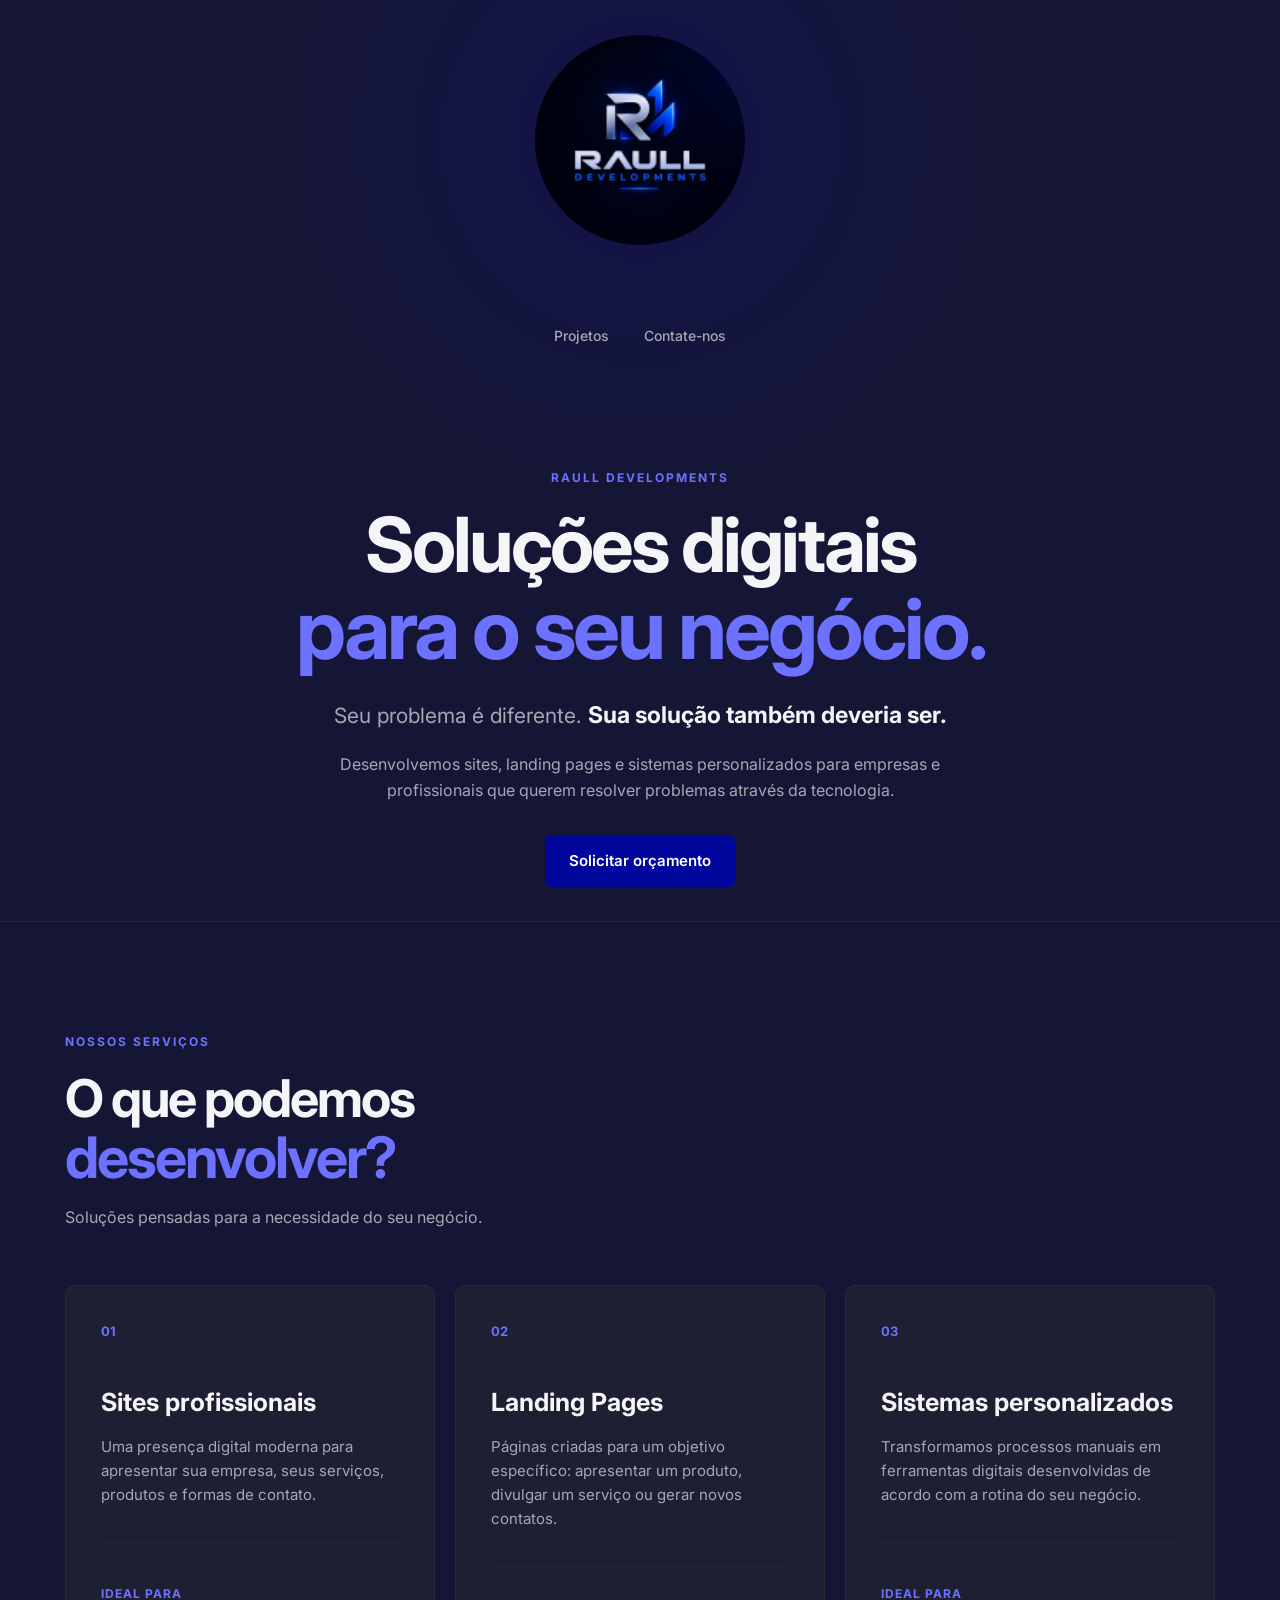
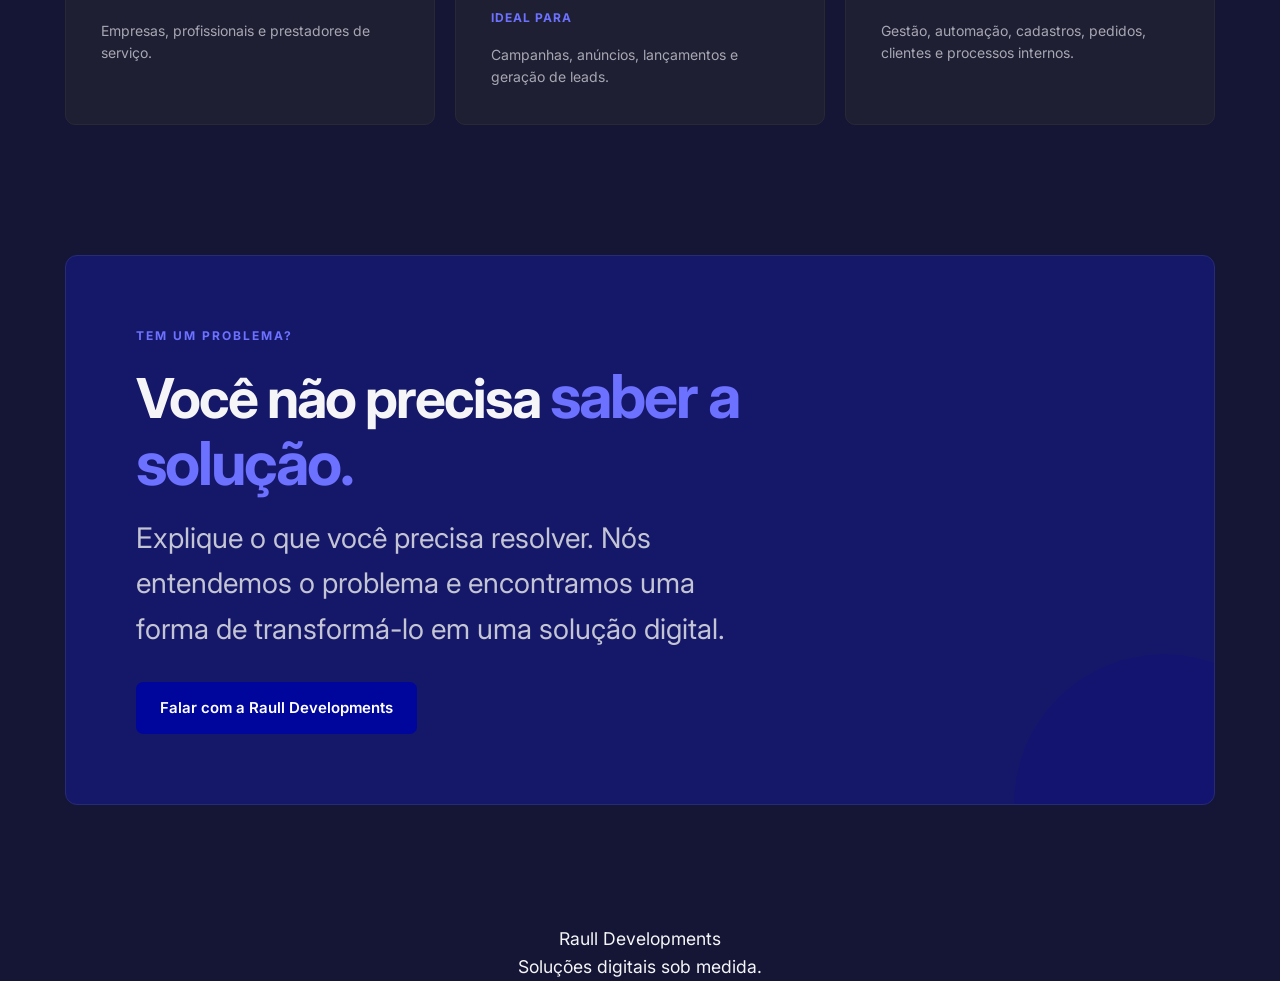
<file: index.html>
<!DOCTYPE html>
<html lang="pt-BR">

<head>
    <meta charset="UTF-8">
    <meta name="viewport" content="width=device-width, initial-scale=1.0">

    <title>Raull Developments</title>

    <link rel="stylesheet" href="estilos/home.css">
</head>

<body>

    <!-- =========================
         HEADER / HERO
    ========================== -->

    <header class="hero">

        <!-- LOGO -->
        <div class="brand">
            <img
                src="imagens/logo2.png"
                alt="Raull Developments"
            >
        </div> <br> <br>


        <!-- MENU -->
        <nav class="navbar">

            <a href="projetos.html">
                Projetos
            </a>

            <a href="https://wa.me/5511957720798?text=Ol%C3%A1%2C%20vim%20pelo%20site%20e%20gostaria%20de%20solicitar%20um%20or%C3%A7amento.">
                Contate-nos
            </a>

        </nav>


        <!-- HERO CONTENT -->
        <div class="hero-content">

            <span class="eyebrow">
                RAULL DEVELOPMENTS
            </span>

            <h1>
                Soluções digitais
                <span>para o seu negócio.</span>
            </h1>

            <p class="hero-subtitle">
                Seu problema é diferente.
                <strong>Sua solução também deveria ser.</strong>
            </p>

            <p class="hero-description">
                Desenvolvemos sites, landing pages e sistemas
                personalizados para empresas e profissionais
                que querem resolver problemas através da tecnologia.
            </p>

            <a href="https://wa.me/5511957720798?text=Ol%C3%A1%2C%20vim%20pelo%20site%20e%20gostaria%20de%20solicitar%20um%20or%C3%A7amento." class="btn-primary">
                Solicitar orçamento
            </a>

        </div> <br>

    </header>


    <!-- =========================
         CONTEÚDO PRINCIPAL
    ========================== -->

    <main>


        <!-- SERVIÇOS -->
        <section class="services" id="projetos">

            <div class="section-heading">

                <span class="eyebrow">
                    NOSSOS SERVIÇOS
                </span>

                <h2>
                    O que podemos
                    <span>desenvolver?</span>
                </h2>

                <p>
                    Soluções pensadas para a necessidade
                    do seu negócio.
                </p>

            </div>


            <!-- CARDS -->
            <div class="services-grid">


                <!-- SITE -->
                <article class="service-card">

                    <div class="service-number">
                        01
                    </div>

                    <h3>
                        Sites profissionais
                    </h3>

                    <p>
                        Uma presença digital moderna para
                        apresentar sua empresa, seus serviços,
                        produtos e formas de contato.
                    </p>

                    <div class="ideal">

                        <strong>
                            Ideal para
                        </strong>

                        <p>
                            Empresas, profissionais e
                            prestadores de serviço.
                        </p>

                    </div>

                </article>


                <!-- LANDING PAGE -->
                <article class="service-card">

                    <div class="service-number">
                        02
                    </div>

                    <h3>
                        Landing Pages
                    </h3>

                    <p>
                        Páginas criadas para um objetivo
                        específico: apresentar um produto,
                        divulgar um serviço ou gerar novos contatos.
                    </p>

                    <div class="ideal">

                        <strong>
                            Ideal para
                        </strong>

                        <p>
                            Campanhas, anúncios, lançamentos
                            e geração de leads.
                        </p>

                    </div>

                </article>


                <!-- SISTEMAS -->
                <article class="service-card">

                    <div class="service-number">
                        03
                    </div>

                    <h3>
                        Sistemas personalizados
                    </h3>

                    <p>
                        Transformamos processos manuais em
                        ferramentas digitais desenvolvidas de
                        acordo com a rotina do seu negócio.
                    </p>

                    <div class="ideal">

                        <strong>
                            Ideal para
                        </strong>

                        <p>
                            Gestão, automação, cadastros,
                            pedidos, clientes e processos internos.
                        </p>

                    </div>

                </article>

            </div>

        </section>


        <!-- =========================
             CTA
        ========================== -->

        <section class="solution" id="contato">

            <div class="solution-content">

                <span class="eyebrow">
                    TEM UM PROBLEMA?
                </span>

                <h2>
                    Você não precisa
                    <span>saber a solução.</span>
                </h2>

                <p>
                    Explique o que você precisa resolver.
                    Nós entendemos o problema e encontramos
                    uma forma de transformá-lo em uma solução digital.
                </p>

                <a href="https://wa.me/5511957720798?text=Ol%C3%A1%2C%20vim%20pelo%20site%20e%20gostaria%20de%20solicitar%20um%20or%C3%A7amento." class="btn-primary">
                    Falar com a Raull Developments
                </a>

            </div>

        </section>

    </main>


    <!-- =========================
         FOOTER
    ========================== -->

    <footer>
        <p>Raull Developments</p>
        <p>Soluções digitais sob medida.</p>
    </footer>


</body>

</html>
</file>
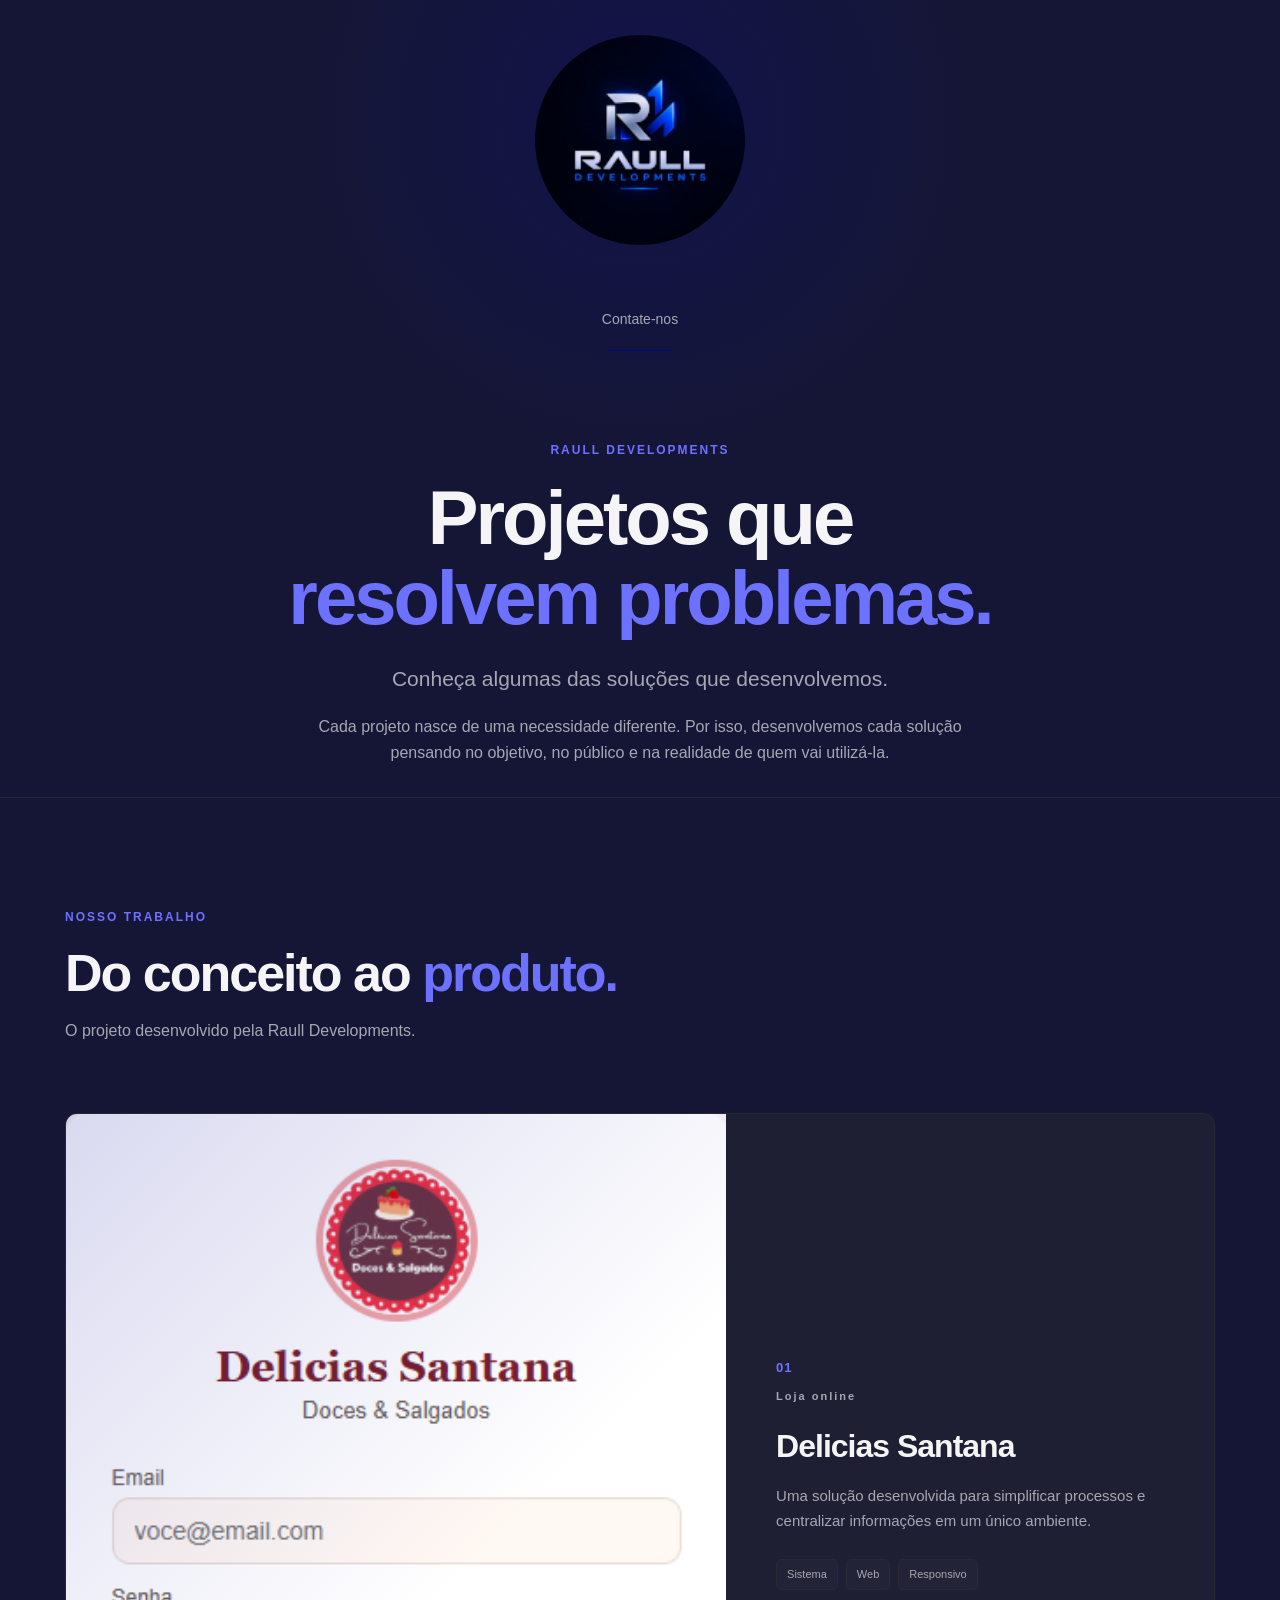
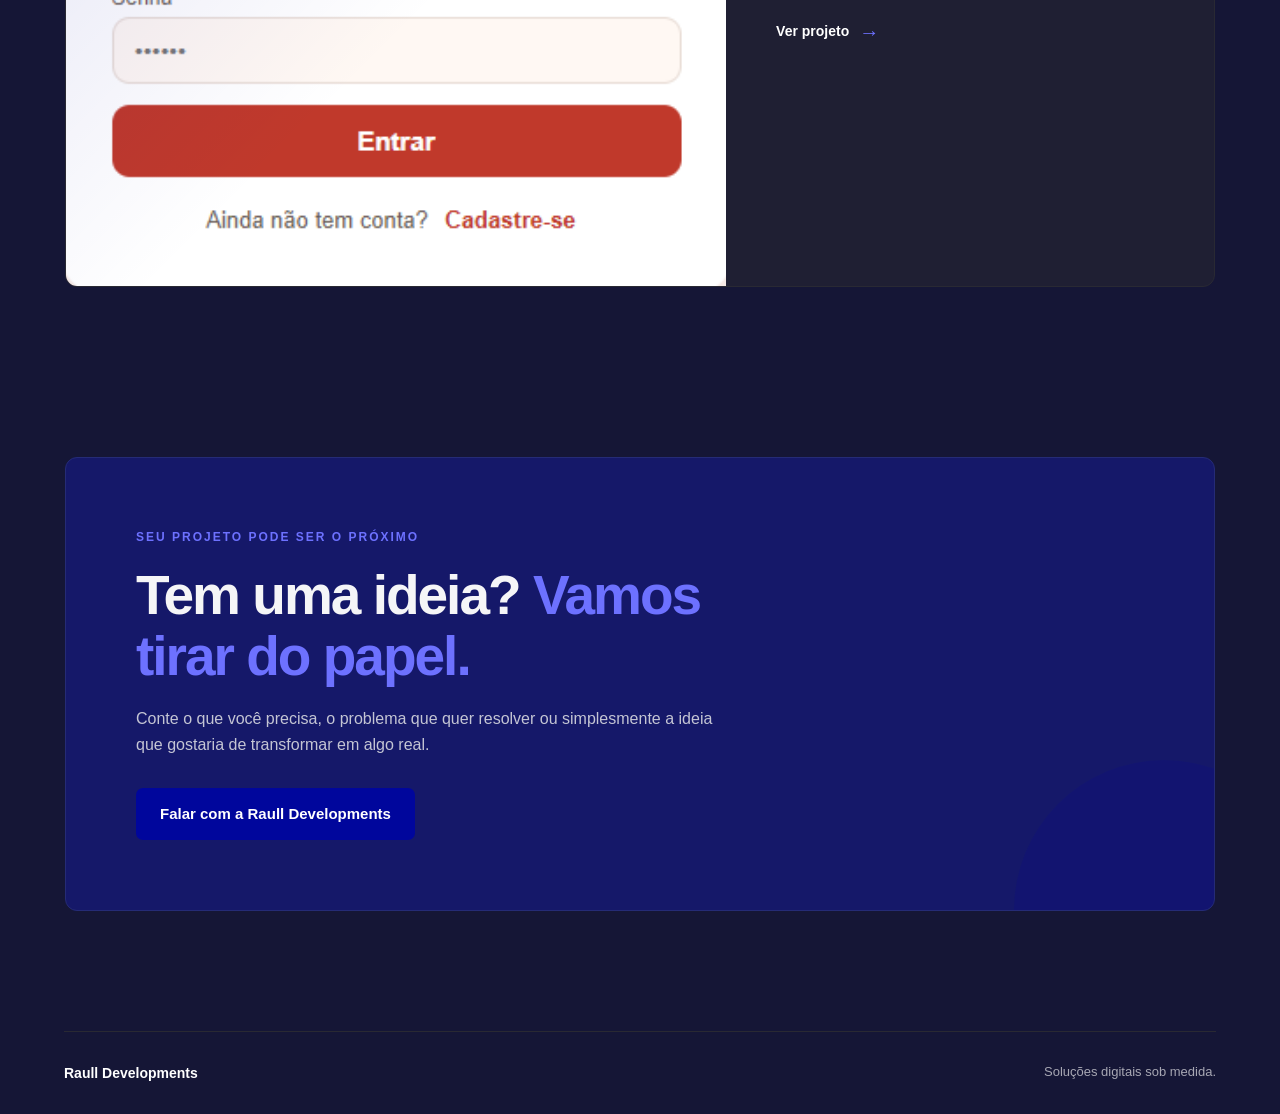
<file: projetos.html>
<!DOCTYPE html>
<html lang="pt-BR">
<head>
    <meta charset="UTF-8">
    <meta name="viewport" content="width=device-width, initial-scale=1.0">
    <title>Raull Developments</title>
    <link rel="stylesheet" href="estilos/projetos.css">
</head>
<body>
    <!DOCTYPE html>
<html lang="pt-BR">

<head>
    <meta charset="UTF-8">
    <meta name="viewport" content="width=device-width, initial-scale=1.0">

    <title>Projetos | Raull Developments</title>

</head>

<body>

    <!-- =========================
         HEADER
    ========================== -->

    <header class="hero projects-hero">

        <div class="brand">
            <a href="index.html">
                <img
                    src="imagens/logo2.png"
                    alt="Raull Developments"
                >
            </a>
        </div> <br> <br>


        <nav class="navbar">
            <a href="https://wa.me/5511957720798?text=Ol%C3%A1%2C%20vim%20pelo%20site%20e%20gostaria%20de%20solicitar%20um%20or%C3%A7amento.">
                Contate-nos
            </a>
        </nav>


        <div class="hero-content">

            <span class="eyebrow">
                RAULL DEVELOPMENTS
            </span>

            <h1>
                Projetos que
                <span>resolvem problemas.</span>
            </h1>

            <p class="hero-subtitle">
                Conheça algumas das soluções que desenvolvemos.
            </p>

            <p class="hero-description">
                Cada projeto nasce de uma necessidade diferente.
                Por isso, desenvolvemos cada solução pensando no
                objetivo, no público e na realidade de quem vai utilizá-la.
            </p>

        </div>

    </header>


    <!-- =========================
         PROJETOS
    ========================== -->

    <main>

        <section class="projects">

            <div class="section-heading">

                <span class="eyebrow">
                    NOSSO TRABALHO
                </span>

                <h2>
                    Do conceito ao
                    <span>produto.</span>
                </h2>

                <p>
                    O projeto desenvolvido pela
                    Raull Developments.
                </p>

            </div>


            <!-- =========================
                 PROJETO 01
            ========================== -->

            <article class="project-card">

                <div class="project-image">

                    <img
                        src="imagens/Captura de tela 2026-09-27 180248.png"
                        alt="Prévia do projeto"
                    >

                </div>


                <div class="project-info">

                    <span class="project-number">
                        01
                    </span>

                    <span class="project-type">
                        Loja online
                    </span>

                    <h3>
                        Delicias Santana
                    </h3>

                    <p>
                        Uma solução desenvolvida para simplificar
                        processos e centralizar informações em um
                        único ambiente.
                    </p>

                    <div class="project-tags">

                        <span>
                            Sistema
                        </span>

                        <span>
                            Web
                        </span>

                        <span>
                            Responsivo
                        </span>

                    </div>

                    <a
                        href="https://deliciassantana.vercel.app/"
                        class="project-link"
                    >
                        Ver projeto
                        <span>→</span>
                    </a>

                </div>

            </article>



        </section>


        <!-- =========================
             CTA
        ========================== -->

        <section class="solution project-cta">

            <div class="solution-content">

                <span class="eyebrow">
                    SEU PROJETO PODE SER O PRÓXIMO
                </span>

                <h2>
                    Tem uma ideia?
                    <span>Vamos tirar do papel.</span>
                </h2>

                <p>
                    Conte o que você precisa, o problema que
                    quer resolver ou simplesmente a ideia que
                    gostaria de transformar em algo real.
                </p>

                <a
                    href="https://wa.me/5511957720798?text=Ol%C3%A1%2C%20tenho%20uma%20ideia%20mas%20n%C3%A3o%20sei%20como%20fa%C3%A7o%20pra%20tirar%20do%20papel."
                    class="btn-primary"
                >
                    Falar com a Raull Developments
                </a>

            </div>

        </section>

    </main>


    <!-- =========================
         FOOTER
    ========================== -->

    <footer>

        <div class="footer-content">

            <strong>
                Raull Developments
            </strong>

            <p>
                Soluções digitais sob medida.
            </p>

        </div>

    </footer>

</body>

</html>
</body>
</html>
</file>
<file: estilos/home.css>
@charset "UTF-8";
@import url('https://fonts.googleapis.com/css2?family=Bebas+Neue&family=Inter:ital,opsz,wght@0,14..32,100..900;1,14..32,100..900&family=Roboto:ital,wght@0,100..900;1,100..900&display=swap');

/* ==================================================
   VARIÁVEIS
================================================== */

:root {

    --primary: #00069C;

    --blue-dark: #151869;

    --background: #151636;

    --surface: #1F1F33;

    --surface-light: #292933;

    --border: #292933;

    --text: #F5F5F7;

    --text-muted: #A7A7B3;

    --accent: #6D71FF;
}


/* ==================================================
   RESET
================================================== */

* {
    margin: 0;
    padding: 0;
    box-sizing: border-box;
    font-family: "Inter", sans-serif;
    font-size: 1.1em;
}


html {
    scroll-behavior: smooth;
}


body {

    font-family:
        Arial,
        Helvetica,
        sans-serif;

    background: var(--background);

    color: var(--text);

    line-height: 1.6;

    overflow-x: hidden;
}


img {
    max-width: 100%;
    border-radius: 50%;
}


a {
    color: inherit;
}


/* ==================================================
   HERO
================================================== */

.hero {

    min-height: 720px;

    display: flex;

    flex-direction: column;

    align-items: center;

    background:

        radial-gradient(
            circle at 50% 15%,
            rgba(0, 6, 156, 0.20),
            transparent 35%
        );

    border-bottom:
        1px solid var(--border);
}


/* ==================================================
   LOGO
================================================== */

.brand {

    margin-top: 35px;

    display: flex;

    justify-content: center;

    align-items: center;
}


.brand img {

    width: 210px;

    height: auto;

    display: block;
}


/* ==================================================
   NAVBAR
================================================== */

.navbar {

    position: relative;

    display: flex;

    align-items: center;

    justify-content: center;

    gap: 35px;

    margin-top: 12px;

    padding-bottom: 20px;
}


.navbar a {

    color: var(--text-muted);

    text-decoration: none;

    font-size: 14px;

    font-weight: 500;

    transition:
        color 0.2s ease,
        transform 0.2s ease;
}


.navbar a:hover {

    color: #FFFFFF;

    transform: translateY(-1px);
}


/* LINHA AZUL ABAIXO DO MENU */

.navbar::after {

    content: "";

    position: absolute;

    bottom: 0;

    left: 50%;

    transform: translateX(-50%);

    width: 65px;

    height: 1px;

    background: var(--primary);

    opacity: 0.8;
}


/* ==================================================
   HERO CONTENT
================================================== */

.hero-content {

    width: min(850px, 90%);

    margin-top: 100px;

    text-align: center;

    display: flex;

    flex-direction: column;

    align-items: center;
}


/* ==================================================
   EYEBROW
================================================== */

.eyebrow {

    display: block;

    color: var(--accent);

    font-size: 12px;

    font-weight: 700;

    letter-spacing: 2px;

    margin-bottom: 18px;
}


/* ==================================================
   HERO TITLE
================================================== */

.hero h1 {

    max-width: 850px;

    font-size:
        clamp(45px, 7vw, 76px);

    line-height: 1.05;

    letter-spacing: -3px;

    margin-bottom: 25px;
}


.hero h1 span {

    display: block;

    color: var(--accent);
}


/* ==================================================
   HERO SUBTITLE
================================================== */

.hero-subtitle {

    font-size: 21px;

    color: var(--text-muted);

    margin-bottom: 18px;
}


.hero-subtitle strong {

    color: var(--text);
}


/* ==================================================
   HERO DESCRIPTION
================================================== */

.hero-description {

    max-width: 650px;

    color: var(--text-muted);

    font-size: 16px;

    margin-bottom: 32px;
}


/* ==================================================
   BOTÃO PRINCIPAL
================================================== */

.btn-primary {

    display: inline-block;

    background: var(--primary);

    color: #FFFFFF;

    padding:
        14px
        24px;

    border-radius: 7px;

    text-decoration: none;

    font-size: 15px;

    font-weight: 600;

    transition:
        transform 0.2s ease,
        background 0.2s ease,
        box-shadow 0.2s ease;
}


.btn-primary:hover {

    background: #080DBB;

    transform: translateY(-2px);

    box-shadow:
        0 10px 30px
        rgba(0, 6, 156, 0.25);
}


/* ==================================================
   SERVIÇOS
================================================== */

.services {

    width: min(1150px, 90%);

    margin: auto;

    padding:
        110px
        0;
}


/* ==================================================
   TÍTULO DA SEÇÃO
================================================== */

.section-heading {

    max-width: 650px;

    margin-bottom: 55px;
}


.section-heading h2 {

    font-size:
        clamp(35px, 5vw, 52px);

    line-height: 1.1;

    letter-spacing: -2px;

    margin-bottom: 15px;
}


.section-heading h2 span {

    color: var(--accent);
}


.section-heading > p {

    color: var(--text-muted);

    font-size: 16px;
}


/* ==================================================
   GRID DOS SERVIÇOS
================================================== */

.services-grid {

    display: grid;

    grid-template-columns:
        repeat(3, 1fr);

    gap: 20px;
}


/* ==================================================
   CARD
================================================== */

.service-card {

    background: var(--surface);

    border:
        1px solid
        var(--border);

    border-radius: 10px;

    padding: 35px;

    min-height: 390px;

    transition:
        transform 0.25s ease,
        border-color 0.25s ease,
        background 0.25s ease;
}


.service-card:hover {

    transform: translateY(-5px);

    border-color: #3B3B4C;

    background: #222237;
}


/* ==================================================
   NÚMERO DO CARD
================================================== */

.service-number {

    color: var(--accent);

    font-size: 13px;

    font-weight: 700;

    margin-bottom: 45px;
}


/* ==================================================
   TÍTULO DO CARD
================================================== */

.service-card h3 {

    font-size: 25px;

    line-height: 1.2;

    margin-bottom: 18px;
}


/* ==================================================
   TEXTO DO CARD
================================================== */

.service-card > p {

    color: var(--text-muted);

    font-size: 15px;
}


/* ==================================================
   IDEAL PARA
================================================== */

.ideal {

    margin-top: 35px;

    padding-top: 20px;

    border-top:
        1px solid
        var(--border);
}


.ideal strong {

    color: var(--accent);

    font-size: 12px;

    text-transform: uppercase;

    letter-spacing: 1px;
}


.ideal p {

    color: var(--text-muted);

    font-size: 14px;

    margin-top: 7px;
}


/* ==================================================
   SEÇÃO DE CONVERSÃO
================================================== */

.solution {

    width: min(1150px, 90%);

    margin: auto;

    padding:
        20px
        0
        120px;
}


.solution-content {

    position: relative;

    overflow: hidden;

    background: var(--blue-dark);

    border:
        1px solid
        #252B76;

    border-radius: 12px;

    padding: 70px;
}


/* ==================================================
   EFEITO AZUL NO CTA
================================================== */

.solution-content::after {

    content: "";

    position: absolute;

    width: 300px;

    height: 300px;

    border-radius: 50%;

    background: var(--primary);

    opacity: 0.15;

    right: -100px;

    bottom: -150px;

    pointer-events: none;
}


/* ==================================================
   TÍTULO CTA
================================================== */

.solution h2 {

    position: relative;

    z-index: 1;

    max-width: 650px;

    font-size:
        clamp(35px, 5vw, 55px);

    line-height: 1.1;

    letter-spacing: -2px;

    margin-bottom: 20px;
}


.solution h2 span {

    color: var(--accent);
}


/* ==================================================
   TEXTO CTA
================================================== */

.solution p {

    position: relative;

    z-index: 1;

    max-width: 600px;

    color: #C4C5D4;

    margin-bottom: 30px;
}


/* ==================================================
   BOTÃO CTA
================================================== */

.solution .btn-primary {

    position: relative;

    z-index: 2;
}


/* ==================================================
   FOOTER
================================================== */

footer {
    text-align: center;
    font-size: 16px;
}

/* ==================================================
   TABLET
================================================== */

@media (max-width: 900px) {

    .services-grid {

        grid-template-columns: 1fr;

    }


    .service-card {

        min-height: auto;

    }


    .hero-content {

        margin-top: 80px;

    }

}


/* ==================================================
   CELULAR
================================================== */

@media (max-width: 600px) {

    /* LOGO */

    .brand {

        margin-top: 25px;

    }


    .brand img {

        width: 155px;

    }


    /* MENU */

    .navbar {

        gap: 25px;

    }


    .navbar a {

        font-size: 13px;

    }


    /* HERO */

    .hero {

        min-height: auto;

    }


    .hero-content {

        margin-top: 70px;

        padding-bottom: 90px;

    }


    .hero h1 {

        font-size: 43px;

        letter-spacing: -2px;

    }


    .hero-subtitle {

        font-size: 17px;

    }


    .hero-description {

        font-size: 15px;

    }


    /* SERVIÇOS */

    .services {

        padding:
            80px
            0;

    }


    .section-heading {

        margin-bottom: 40px;

    }


    .section-heading h2 {

        font-size: 38px;

    }


    .service-card {

        padding: 28px;

    }


    /* CTA */

    .solution {

        padding:
            20px
            0
            80px;

    }


    .solution-content {

        padding:
            40px
            25px;

    }


    .solution h2 {

        font-size: 38px;

    }


    /* BOTÕES */

    .btn-primary {

        width: 100%;

        text-align: center;

    }


    /* FOOTER */

    .footer-content {

        flex-direction: column;
        text-align: center;

        align-items: flex-start;

    }

}


/* ==================================================
   CELULARES PEQUENOS
================================================== */

@media (max-width: 380px) {

    .brand img {

        width: 140px;

    }


    .hero h1 {

        font-size: 38px;

    }


    .section-heading h2,
    .solution h2 {

        font-size: 34px;

    }

}
</file>
<file: estilos/projetos.css>
@charset  "UTF-8";

/* ==================================================
   VARIÁVEIS
================================================== */

:root {
    --primary: #00069C;
    --blue-dark: #151869;
    --background: #151636;
    --surface: #1F1F33;
    --surface-light: #292933;
    --border: #292933;

    --text: #F5F5F7;
    --text-muted: #A7A7B3;

    --accent: #6D71FF;
}


/* ==================================================
   RESET
================================================== */

* {
    margin: 0;
    padding: 0;
    box-sizing: border-box;
}


html {
    scroll-behavior: smooth;
}


body {
    font-family: Arial, Helvetica, sans-serif;

    background: var(--background);
    color: var(--text);

    line-height: 1.6;

    overflow-x: hidden;
}


.brand img {
    max-width: 100%;
    display: block;
    border-radius:50%;
}


a {
    color: inherit;
}


/* ==================================================
   HERO
================================================== */

.hero {
    min-height: 650px;

    display: flex;
    flex-direction: column;
    align-items: center;

    background:
        radial-gradient(
            circle at 50% 15%,
            rgba(0, 6, 156, 0.20),
            transparent 35%
        );

    border-bottom: 1px solid var(--border);
}


/* ==================================================
   LOGO
================================================== */

.brand {
    margin-top: 35px;

    display: flex;
    justify-content: center;
    align-items: center;
}


.brand a {
    display: block;
}


.brand img {
    width: 210px;
    height: auto;
}


/* ==================================================
   NAVBAR
================================================== */

.navbar {
    position: relative;

    display: flex;
    justify-content: center;
    align-items: center;

    gap: 35px;

    margin-top: 12px;
    padding-bottom: 20px;
}


.navbar a {
    color: var(--text-muted);

    text-decoration: none;

    font-size: 14px;
    font-weight: 500;

    transition:
        color 0.2s ease,
        transform 0.2s ease;
}


.navbar a:hover {
    color: #FFFFFF;
    transform: translateY(-1px);
}


.navbar::after {
    content: "";

    position: absolute;

    bottom: 0;
    left: 50%;

    transform: translateX(-50%);

    width: 65px;
    height: 1px;

    background: var(--primary);

    opacity: 0.8;
}


/* ==================================================
   HERO CONTENT
================================================== */

.hero-content {
    width: min(850px, 90%);

    margin-top: 90px;

    text-align: center;

    display: flex;
    flex-direction: column;
    align-items: center;
}


/* ==================================================
   EYEBROW
================================================== */

.eyebrow {
    display: block;

    color: var(--accent);

    font-size: 12px;
    font-weight: 700;

    letter-spacing: 2px;

    margin-bottom: 18px;
}


/* ==================================================
   HERO TITLE
================================================== */

.hero h1 {
    max-width: 850px;

    font-size: clamp(45px, 7vw, 76px);

    line-height: 1.05;

    letter-spacing: -3px;

    margin-bottom: 25px;
}


.hero h1 span {
    display: block;

    color: var(--accent);
}


/* ==================================================
   HERO SUBTITLE
================================================== */

.hero-subtitle {
    font-size: 21px;

    color: var(--text-muted);

    margin-bottom: 18px;
}


.hero-subtitle strong {
    color: var(--text);
}


/* ==================================================
   HERO DESCRIPTION
================================================== */

.hero-description {
    max-width: 650px;

    color: var(--text-muted);

    font-size: 16px;

    margin-bottom: 32px;
}


/* ==================================================
   SEÇÃO DE PROJETOS
================================================== */

.projects {
    width: min(1150px, 90%);

    margin: auto;

    padding: 110px 0 60px;
}


/* ==================================================
   CABEÇALHO DA SEÇÃO
================================================== */

.section-heading {
    max-width: 650px;

    margin-bottom: 70px;
}


.section-heading h2 {
    font-size: clamp(35px, 5vw, 52px);

    line-height: 1.1;

    letter-spacing: -2px;

    margin-bottom: 15px;
}


.section-heading h2 span {
    color: var(--accent);
}


.section-heading > p {
    color: var(--text-muted);

    font-size: 16px;
}


/* ==================================================
   CARD DO PROJETO
================================================== */

.project-card {

    display: grid;

    grid-template-columns: 1.15fr 0.85fr;

    min-height: 480px;

    margin-bottom: 90px;

    background: var(--surface);

    border: 1px solid var(--border);

    border-radius: 12px;

    overflow: hidden;

    transition:
        transform 0.25s ease,
        border-color 0.25s ease;
}


.project-card:hover {

    transform: translateY(-4px);

    border-color: #3B3B4C;
}


/* ==================================================
   PROJETO ALTERNADO
================================================== */

.project-reverse {

    grid-template-columns: 0.85fr 1.15fr;
}


/*
   Inverte visualmente a ordem
   da imagem e informações
*/

.project-reverse .project-image {
    order: 2;
}


.project-reverse .project-info {
    order: 1;
}


/* ==================================================
   ÁREA DA IMAGEM
================================================== */

.project-image {

    position: relative;

    min-height: 480px;

    overflow: hidden;

    background: #111124;
}


.project-image::after {

    content: "";

    position: absolute;

    inset: 0;

    background:
        linear-gradient(
            135deg,
            rgba(0, 6, 156, 0.15),
            transparent 60%
        );

    pointer-events: none;
}


.project-image img {

    width: 100%;
    height: 100%;

    object-fit: cover;

    transition:
        transform 0.5s ease;
}


.project-card:hover .project-image img {

    transform: scale(1.03);
}


/* ==================================================
   INFORMAÇÕES DO PROJETO
================================================== */

.project-info {

    padding: 55px 50px;

    display: flex;

    flex-direction: column;

    justify-content: center;
}


/* ==================================================
   NÚMERO
================================================== */

.project-number {

    color: var(--accent);

    font-size: 13px;

    font-weight: 700;

    letter-spacing: 1px;

    margin-bottom: 10px;
}


/* ==================================================
   TIPO DO PROJETO
================================================== */

.project-type {

    color: var(--text-muted);

    font-size: 11px;

    font-weight: 700;

    letter-spacing: 2px;

    margin-bottom: 22px;
}


/* ==================================================
   TÍTULO
================================================== */

.project-info h3 {

    font-size: 32px;

    line-height: 1.15;

    letter-spacing: -1px;

    margin-bottom: 18px;
}


/* ==================================================
   DESCRIÇÃO
================================================== */

.project-info > p {

    color: var(--text-muted);

    font-size: 15px;

    line-height: 1.7;

    max-width: 430px;

    margin-bottom: 25px;
}


/* ==================================================
   TAGS
================================================== */

.project-tags {

    display: flex;

    flex-wrap: wrap;

    gap: 8px;

    margin-bottom: 30px;
}


.project-tags span {

    padding:
        6px
        10px;

    border:
        1px solid
        var(--border);

    border-radius: 5px;

    color: var(--text-muted);

    font-size: 11px;

    background: rgba(255, 255, 255, 0.02);
}


/* ==================================================
   LINK DO PROJETO
================================================== */

.project-link {

    display: inline-flex;

    align-items: center;

    gap: 10px;

    width: fit-content;

    color: #FFFFFF;

    text-decoration: none;

    font-size: 14px;

    font-weight: 600;

    transition:
        color 0.2s ease,
        gap 0.2s ease;
}


.project-link span {

    color: var(--accent);

    font-size: 20px;

    line-height: 1;

    transition:
        transform 0.2s ease;
}


.project-link:hover {

    color: var(--accent);

    gap: 14px;
}


.project-link:hover span {

    transform: translateX(3px);
}


/* ==================================================
   CTA FINAL
================================================== */

.project-cta {

    width: min(1150px, 90%);

    margin: auto;

    padding:
        20px
        0
        120px;
}


.solution-content {

    position: relative;

    overflow: hidden;

    background: var(--blue-dark);

    border:
        1px solid
        #252B76;

    border-radius: 12px;

    padding: 70px;
}


/* ==================================================
   EFEITO DE FUNDO DO CTA
================================================== */

.solution-content::after {

    content: "";

    position: absolute;

    width: 300px;
    height: 300px;

    border-radius: 50%;

    background: var(--primary);

    opacity: 0.15;

    right: -100px;
    bottom: -150px;

    pointer-events: none;
}


/* ==================================================
   CTA TITLE
================================================== */

.solution h2 {

    position: relative;

    z-index: 1;

    max-width: 650px;

    font-size:
        clamp(35px, 5vw, 55px);

    line-height: 1.1;

    letter-spacing: -2px;

    margin-bottom: 20px;
}


.solution h2 span {

    color: var(--accent);
}


/* ==================================================
   CTA TEXT
================================================== */

.solution p {

    position: relative;

    z-index: 1;

    max-width: 600px;

    color: #C4C5D4;

    margin-bottom: 30px;
}


/* ==================================================
   BOTÃO
================================================== */

.btn-primary {

    position: relative;

    z-index: 2;

    display: inline-block;

    background: var(--primary);

    color: #FFFFFF;

    padding:
        14px
        24px;

    border-radius: 7px;

    text-decoration: none;

    font-size: 15px;

    font-weight: 600;

    transition:
        transform 0.2s ease,
        background 0.2s ease,
        box-shadow 0.2s ease;
}


.btn-primary:hover {

    background: #080DBB;

    transform: translateY(-2px);

    box-shadow:
        0 10px 30px
        rgba(0, 6, 156, 0.25);
}


/* ==================================================
   FOOTER
================================================== */

footer {

    border-top:
        1px solid
        var(--border);

    width: 90%;

    margin: auto;

    padding: 30px 0;
}


.footer-content {

    display: flex;

    align-items: center;

    justify-content: space-between;

    gap: 20px;
}


.footer-content strong {

    color: #FFFFFF;

    font-size: 14px;
}


.footer-content p {

    color: var(--text-muted);

    font-size: 13px;
}


/* ==================================================
   TABLET
================================================== */

@media (max-width: 900px) {

    .hero {
        min-height: 600px;
    }


    .hero-content {
        margin-top: 75px;
    }


    .project-card,
    .project-reverse {

        grid-template-columns: 1fr;

        min-height: auto;

    }


    .project-reverse .project-image,
    .project-reverse .project-info {

        order: initial;

    }


    .project-image {

        min-height: 350px;

    }


    .project-info {

        padding: 40px;

    }

}


/* ==================================================
   CELULAR
================================================== */

@media (max-width: 600px) {

    /* LOGO */

    .brand {
        margin-top: 25px;
    }


    .brand img {
        width: 155px;
    }


    /* NAV */

    .navbar {
        gap: 25px;
    }


    .navbar a {
        font-size: 13px;
    }


    /* HERO */

    .hero {
        min-height: auto;
    }


    .hero-content {

        margin-top: 70px;

        padding-bottom: 85px;
    }


    .hero h1 {

        font-size: 43px;

        letter-spacing: -2px;
    }


    .hero-subtitle {

        font-size: 17px;
    }


    .hero-description {

        font-size: 15px;
    }


    /* PROJETOS */

    .projects {

        padding:
            80px
            0
            30px;
    }


    .section-heading {

        margin-bottom: 45px;
    }


    .section-heading h2 {

        font-size: 38px;
    }


    /* CARD */

    .project-card {

        margin-bottom: 55px;

        border-radius: 10px;
    }


    .project-image {

        min-height: 240px;
    }


    .project-info {

        padding: 32px 25px;
    }


    .project-info h3 {

        font-size: 27px;
    }


    .project-info > p {

        font-size: 14px;
    }


    /* CTA */

    .project-cta {

        padding:
            20px
            0
            80px;
    }


    .solution-content {

        padding:
            40px
            25px;
    }


    .solution h2 {

        font-size: 38px;
    }


    /* BOTÃO */

    .btn-primary {

        width: 100%;

        text-align: center;
    }


    /* FOOTER */

    .footer-content {

        flex-direction: column;

        align-items: flex-start;
    }

}


/* ==================================================
   CELULARES PEQUENOS
================================================== */

@media (max-width: 380px) {

    .brand img {
        width: 140px;
    }


    .hero h1 {
        font-size: 38px;
    }


    .section-heading h2,
    .solution h2 {
        font-size: 34px;
    }


    .project-info {
        padding: 28px 20px;
    }

}
</file>
